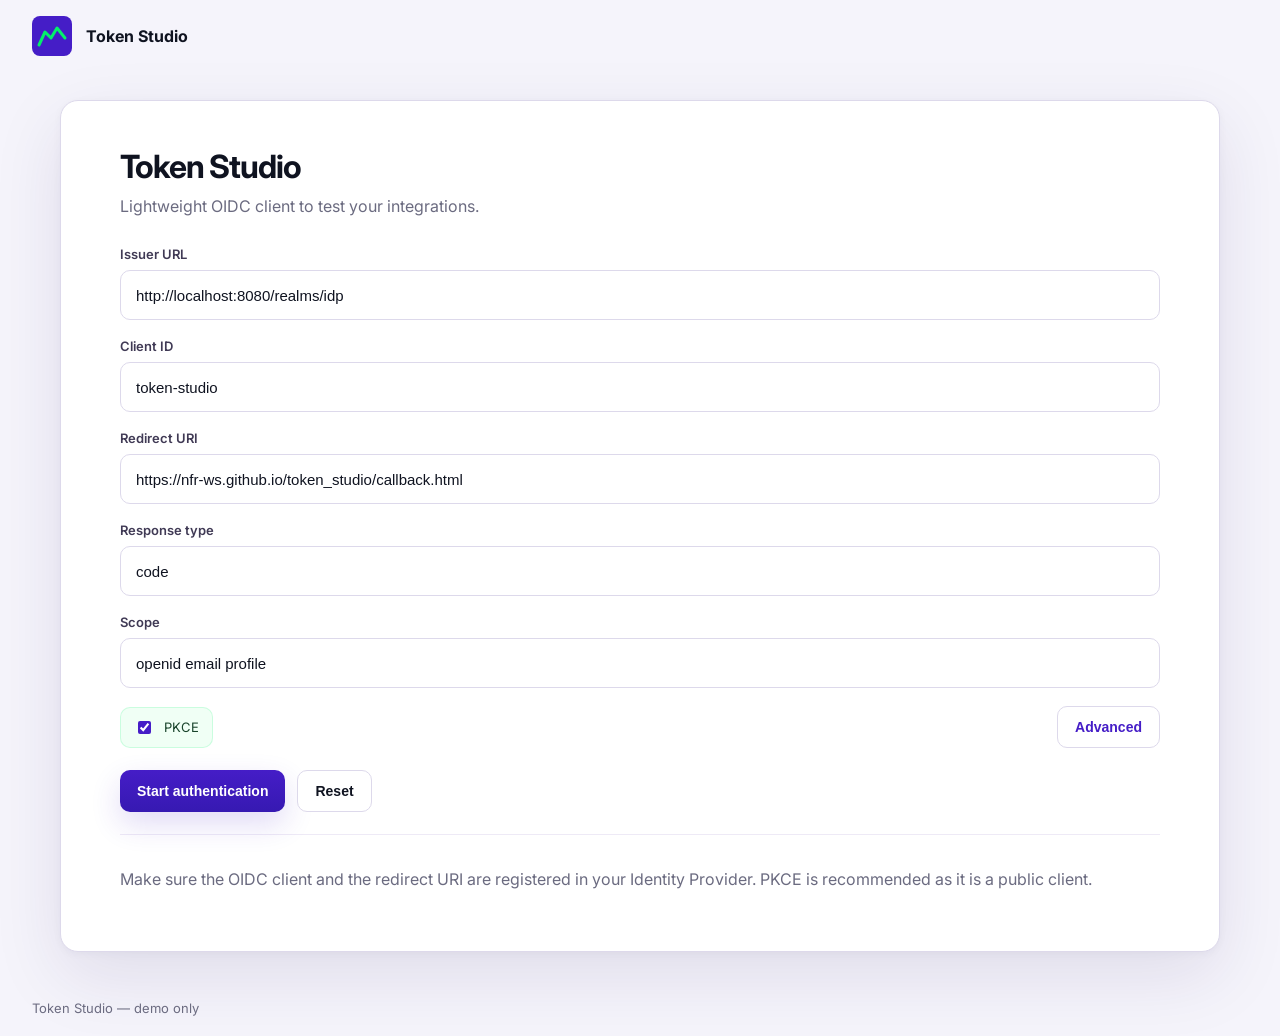
<file: docs/index.html>
<!doctype html>
<html lang="en">
<head>
  <meta charset="utf-8">
  <meta name="viewport" content="width=device-width,initial-scale=1">
  <title>Token Studio — OIDC Test App</title>
  <link rel="icon" href="/token_studio/favicon.svg" type="image/svg+xml">
  <link href="https://fonts.googleapis.com/css2?family=Inter:wght@400;600;700&display=swap" rel="stylesheet">
  <link rel="stylesheet" href="styles.css">
</head>
<body>
  <header class="header">
    <div class="container header-inner">
      <a class="brand" href="/token_studio/" aria-label="Token Studio">
        <svg width="40" height="40" viewBox="0 0 40 40" xmlns="http://www.w3.org/2000/svg" aria-hidden="true">
          <rect width="40" height="40" rx="8" fill="#451dc7" />
          <path d="M7 29 L13 16 L19 22 L25 12 L33 22" stroke="#04f06a" stroke-width="3" fill="none" stroke-linecap="round" stroke-linejoin="round" />
        </svg>
        <span class="brand-text">Token Studio</span>
      </a>
    </div>
  </header>

  <main class="container full-viewport">
    <section class="panel single">
      <div class="left">
        <h1>Token Studio</h1>
        <p class="lead">Lightweight OIDC client to test your integrations.</p>

        <form id="configForm" class="form" autocomplete="off">
          <div class="row">
            <label class="field full">
              <span class="label">Issuer URL</span>
              <input id="issuer" name="issuer" type="url" required value="http://localhost:8080/realms/idp">
            </label>
          </div>

          <div class="row">
            <label class="field full">
              <span class="label">Client ID</span>
              <input id="client_id" name="client_id" type="text" required value="token-studio">
            </label>
          </div>

          <div class="row">
            <label class="field full">
              <span class="label">Redirect URI</span>
              <input id="redirect_uri" name="redirect_uri" type="url" required value="https://nfr-ws.github.io/token_studio/callback.html">
            </label>
          </div>

          <div class="row">
            <label class="field full">
              <span class="label">Response type</span>
              <input id="response_type" name="response_type" type="text" value="code">
            </label>
          </div>

          <div class="row">
            <label class="field full">
              <span class="label">Scope</span>
              <input id="scope" name="scope" type="text" value="openid email profile">
            </label>
          </div>

          <div class="row small-row">
            <label class="checkbox"><input name="pkce" type="checkbox" checked> PKCE </label>
            <button type="button" id="advancedBtn" class="btn ghost">Advanced</button>
          </div>

          <div class="actions">
            <button type="submit" class="btn primary">Start authentication</button>
            <button type="button" id="resetBtn" class="btn outline">Reset</button>
          </div>
        </form>

        <div class="extra-note">
          <p class="muted">Make sure the OIDC client and the redirect URI are registered in your Identity Provider. PKCE is recommended as it is a public client.</p>
        </div>
      </div>
    </section>
  </main>

  <footer class="footer">
    <div class="container">Token Studio — demo only</div>
  </footer>

  <div id="advancedModal" class="modal" aria-hidden="true">
    <div class="modal-backdrop"></div>
    <div class="modal-panel" role="dialog" aria-modal="true">
      <header class="modal-header"><h3>Advanced parameters</h3><button id="closeAdvanced" class="close">✕</button></header>
      <div class="modal-body">
        <label class="field"><span class="label">ACR values</span><input name="acr_values" type="text"></label>
        <label class="field"><span class="label">Claims (JSON)</span><textarea name="claims" placeholder='{"id_token":{"auth_time":{"essential":true}}}'></textarea></label>
        <label class="field"><span class="label">Extra params (key=value per line)</span><textarea name="extra" placeholder="login_hint=user@example.com\nui_locales=en"></textarea></label>
      </div>
      <footer class="modal-footer"><button id="saveAdvanced" class="btn primary">Save</button><button id="cancelAdvanced" class="btn outline">Cancel</button></footer>
    </div>
  </div>

<script src="app.js"></script>
</body>
</html>
</file>
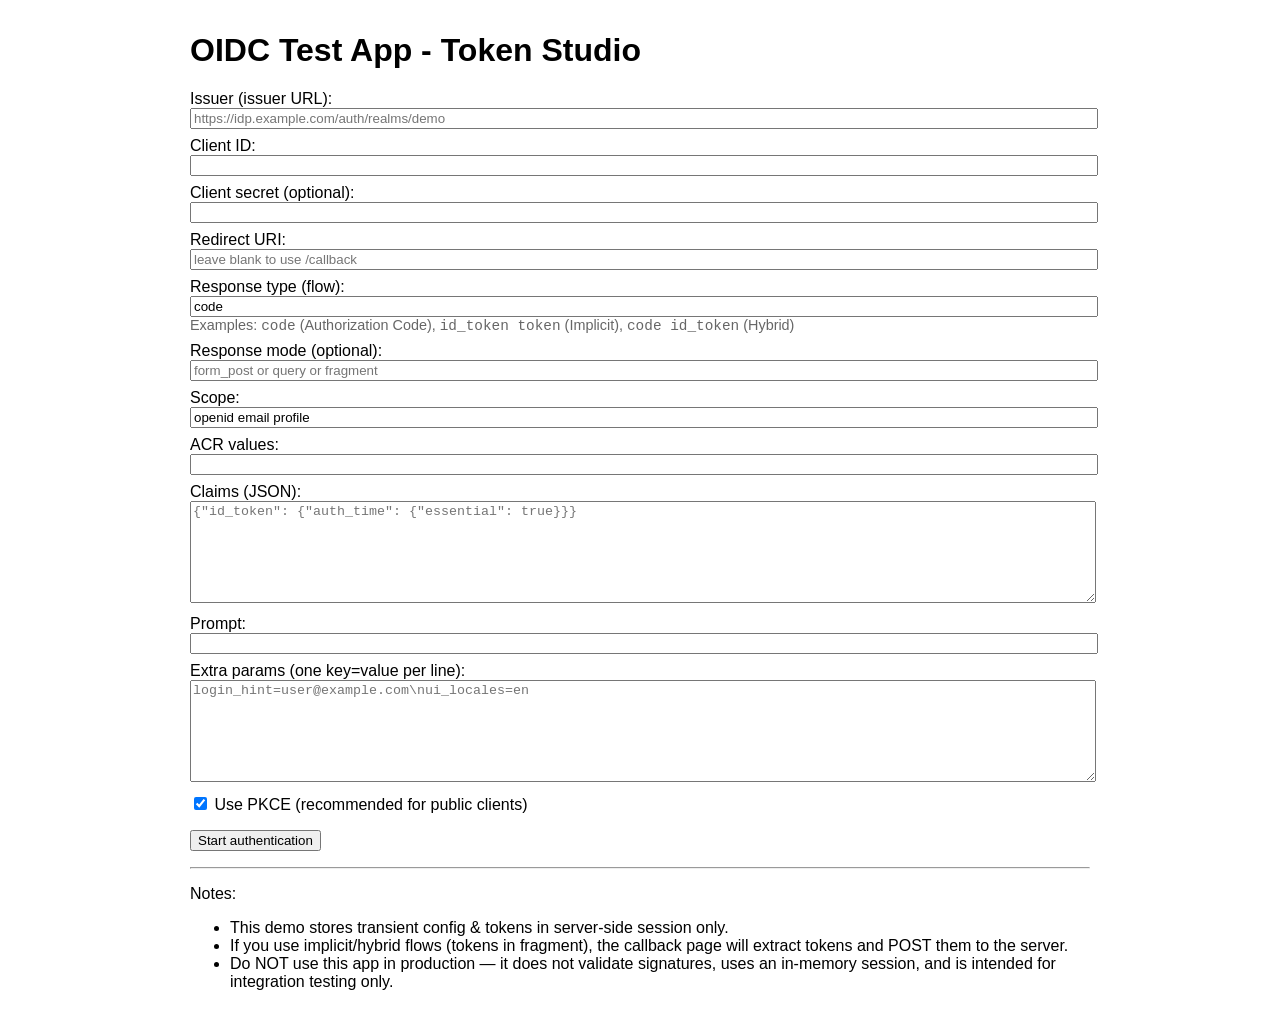
<file: templates/index.html>
<!doctype html>
<html>
<head>
  <meta charset="utf-8">
  <title>OIDC Test App - Token Studio</title>
  <style>
    body { font-family: Arial, sans-serif; max-width: 900px; margin: 2rem auto; }
    label { display:block; margin-top: 0.5rem }
    textarea { width: 100%; height: 6rem }
    input[type=text], input[type=url], input[type=password] { width: 100% }
    .hint { color: #666; font-size: 0.9rem }
  </style>
</head>
<body>
  <h1>OIDC Test App - Token Studio</h1>
  <form action="/start" method="post">
    <label>Issuer (issuer URL):
      <input type="url" name="issuer" required placeholder="https://idp.example.com/auth/realms/demo" />
    </label>
    <label>Client ID:
      <input type="text" name="client_id" required />
    </label>
    <label>Client secret (optional):
      <input type="password" name="client_secret" />
    </label>
    <label>Redirect URI:
      <input type="url" name="redirect_uri" placeholder="leave blank to use /callback" />
    </label>
    <label>Response type (flow):
      <input type="text" name="response_type" value="code" />
      <div class="hint">Examples: <code>code</code> (Authorization Code), <code>id_token token</code> (Implicit), <code>code id_token</code> (Hybrid)</div>
    </label>
    <label>Response mode (optional):
      <input type="text" name="response_mode" placeholder="form_post or query or fragment" />
    </label>
    <label>Scope:
      <input type="text" name="scope" value="openid email profile" />
    </label>
    <label>ACR values:
      <input type="text" name="acr_values" />
    </label>
    <label>Claims (JSON):
      <textarea name="claims" placeholder='{"id_token": {"auth_time": {"essential": true}}}'></textarea>
    </label>
    <label>Prompt:
      <input type="text" name="prompt" />
    </label>
    <label>Extra params (one key=value per line):
      <textarea name="extra" placeholder="login_hint=user@example.com\nui_locales=en"></textarea>
    </label>
    <label><input type="checkbox" name="pkce" checked /> Use PKCE (recommended for public clients)</label>
    <p>
      <button type="submit">Start authentication</button>
    </p>
  </form>

  <hr/>
  <p>Notes:
    <ul>
      <li>This demo stores transient config & tokens in server-side session only.</li>
      <li>If you use implicit/hybrid flows (tokens in fragment), the callback page will extract tokens and POST them to the server.</li>
      <li>Do NOT use this app in production — it does not validate signatures, uses an in-memory session, and is intended for integration testing only.</li>
    </ul>
  </p>
</body>
</html>
</file>
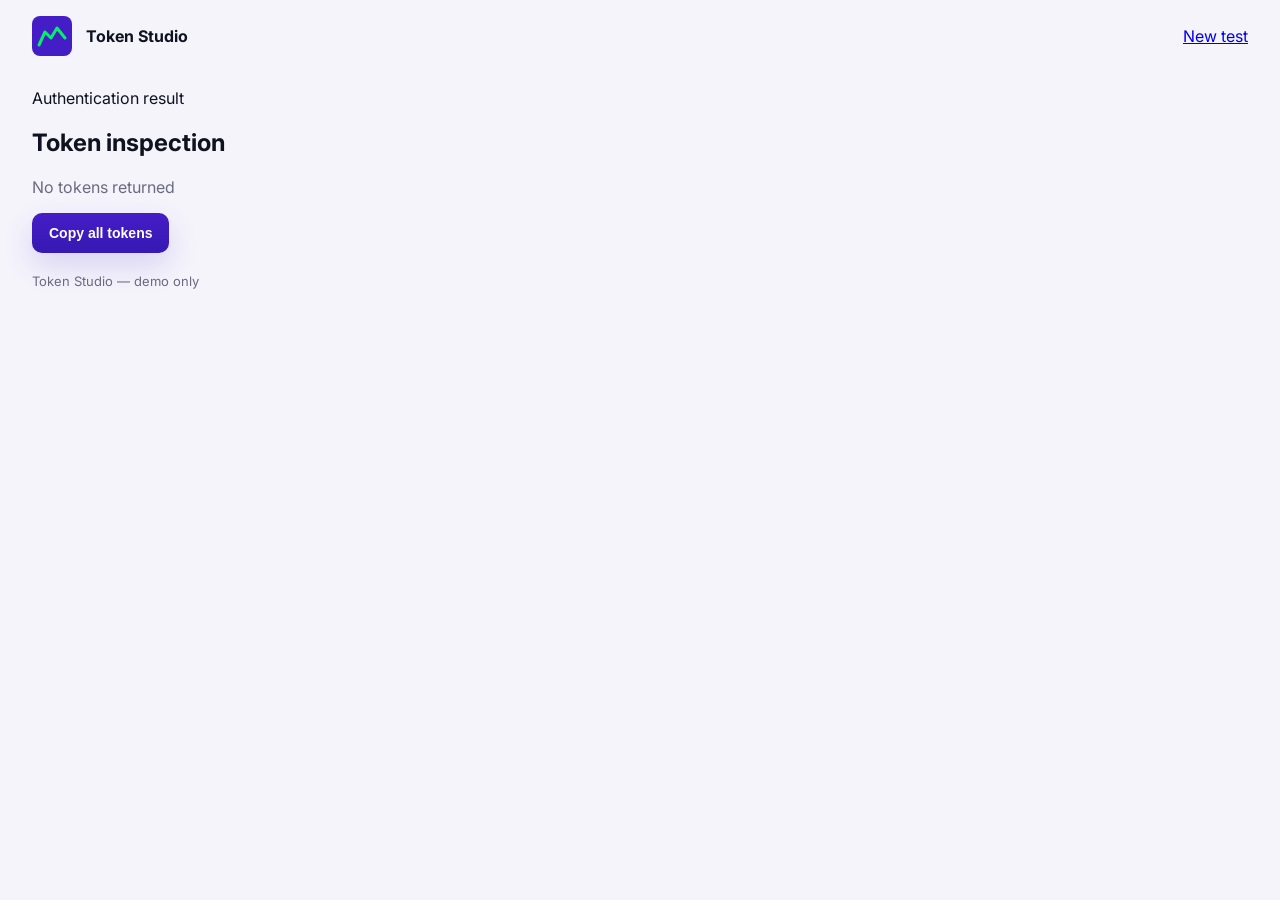
<file: docs/callback.html>
<!doctype html>
<html lang="fr">
<head>
  <meta charset="utf-8">
  <meta name="viewport" content="width=device-width,initial-scale=1">
  <title>Token Studio — Results</title>
  <link rel="icon" href="/token_studio/favicon.svg" type="image/svg+xml">
  <link href="https://fonts.googleapis.com/css2?family=Inter:wght@400;600;700&display=swap" rel="stylesheet">
  <link rel="stylesheet" href="styles.css">
</head>
<body>
  <header class="header">
    <div class="container header-inner">
      <a class="brand" href="/token_studio/">
        <svg width="40" height="40" viewBox="0 0 40 40" xmlns="http://www.w3.org/2000/svg" aria-hidden="true">
          <rect width="40" height="40" rx="8" fill="#451dc7" />
          <path d="M7 29 L13 16 L19 22 L25 12 L33 22" stroke="#04f06a" stroke-width="3" fill="none" stroke-linecap="round" stroke-linejoin="round" />
        </svg>
        <span class="brand-text">Token Studio</span>
      </a>
      <div class="header-links"><a class="link-muted" href="/token_studio/">New test</a></div>
    </div>
  </header>

  <main class="container result-full">
    <section class="results-panel">
      <div class="results-head">
        <div>
          <p class="eyebrow">Authentication result</p>
          <h1>Token inspection</h1>
          <p id="status" class="muted">Processing response…</p>
        </div>
        <div class="results-actions">
          <button id="copyAll" class="btn primary">Copy all tokens</button>
        </div>
      </div>

      <div id="tokens" class="three-cols" hidden>
        <div class="token-block">
          <div class="token-head"><h3>Access token</h3><button class="copy-btn" data-target="access_token_content">Copy</button></div>
          <div id="access_token_content" class="token-area"></div>
        </div>

        <div class="token-block">
          <div class="token-head"><h3>ID token</h3><button class="copy-btn" data-target="id_token_content">Copy</button></div>
          <div id="id_token_content" class="token-area"></div>
        </div>
        
        <div class="token-block">
          <div class="token-head"><h3>Refresh token</h3><button class="copy-btn" data-target="refresh_token_content">Copy</button></div>
          <div id="refresh_token_content" class="token-area"></div>
        </div>
      </div>

    </section>
  </main>

  <footer class="footer"><div class="container">Token Studio — demo only</div></footer>
<script src="app.js"></script>
</body>
</html>
</file>
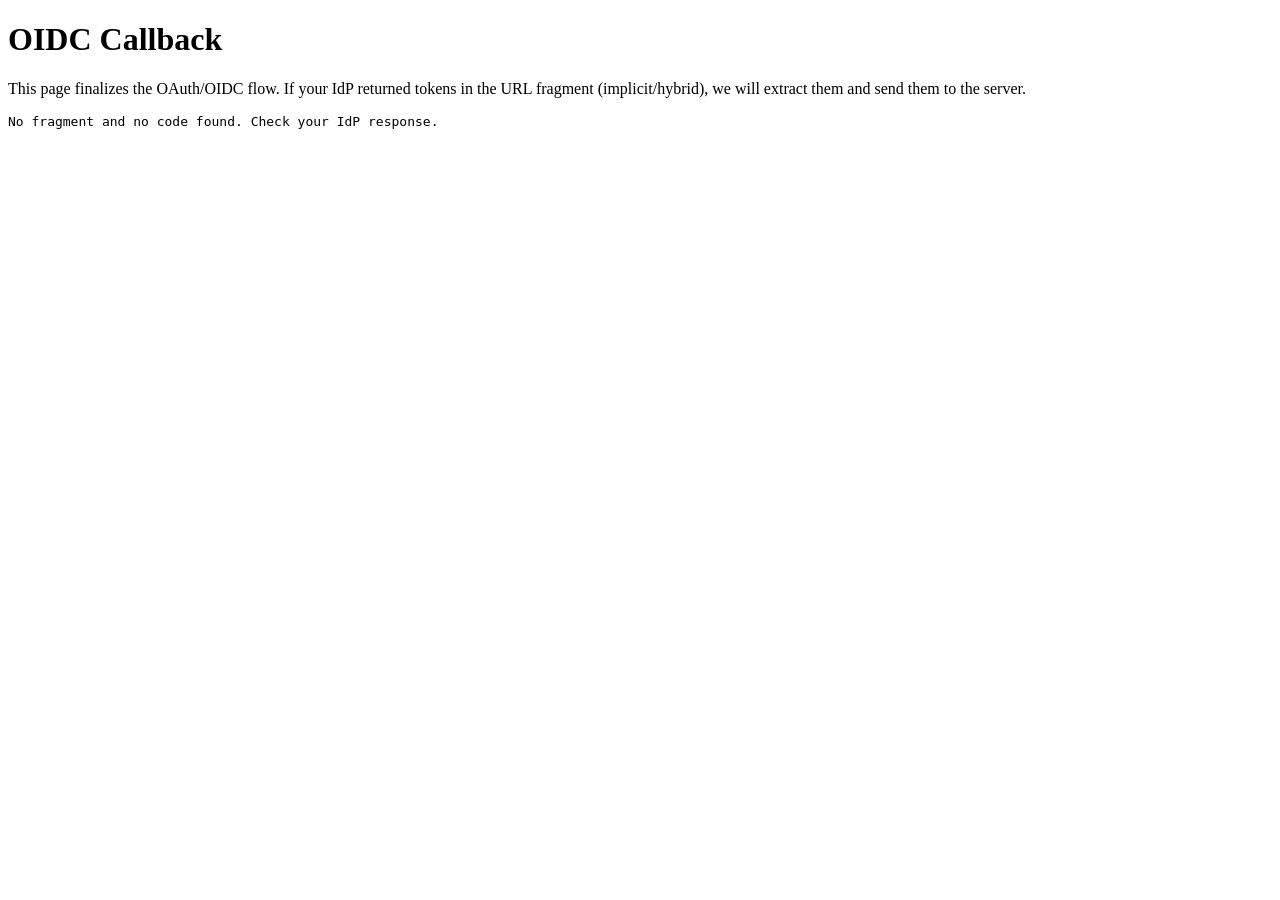
<file: templates/callback_fragment.html>
<!doctype html>
<html>
<head>
  <meta charset="utf-8">
  <title>OIDC Callback - Token Studio</title>
</head>
<body>
  <h1>OIDC Callback</h1>
  <p>This page finalizes the OAuth/OIDC flow. If your IdP returned tokens in the URL fragment (implicit/hybrid), we will extract them and send them to the server.</p>
  <pre id="status">Waiting...</pre>

  <script>
    function parseFragment(hash) {
      if (!hash) return {};
      if (hash[0] === '#') hash = hash.substr(1);
      const params = {};
      hash.split('&').forEach(function(pair) {
        const parts = pair.split('=');
        const key = decodeURIComponent(parts[0]);
        const value = parts.slice(1).join('=');
        params[key] = decodeURIComponent(value || '');
      });
      return params;
    }

    (function(){
      const frag = parseFragment(window.location.hash);
      if (Object.keys(frag).length > 0) {
        document.getElementById('status').textContent = 'Found tokens in fragment, posting to server...';
        fetch('/fragment', {
          method: 'POST',
          headers: { 'Content-Type': 'application/json' },
          body: JSON.stringify(frag)
        }).then(function(resp){
          return resp.json();
        }).then(function(data){
          document.getElementById('status').textContent = 'Server acknowledged tokens; you can view them at /tokens';
          // Optionally redirect to /tokens
          window.location = '/tokens';
        }).catch(function(err){
          document.getElementById('status').textContent = 'Failed to post fragment: ' + err;
        });
      } else {
        // If there is a code in query params, redirect to /tokens which will trigger exchange
        const qp = new URLSearchParams(window.location.search);
        if (qp.get('code')) {
          document.getElementById('status').textContent = 'Authorization code present; finishing on server...';
          window.location = '/tokens' + window.location.search;
        } else {
          document.getElementById('status').textContent = 'No fragment and no code found. Check your IdP response.';
        }
      }
    })();
  </script>
</body>
</html>
</file>
<file: docs/styles.css>
/* Main page — enlarged, centered and clearly delineated workspace */
:root{--primary:#451dc7;--accent:#04f06a;--bg:#f5f4fb;--card:#ffffff;--muted:#6b6b80;--ink:#0f1320;--line:#ddd9eb;--radius:14px}
*{box-sizing:border-box}html,body{height:100%;margin:0;font-family:Inter,system-ui,Segoe UI,Roboto,Helvetica,Arial;color:var(--ink);background:var(--bg)}
.container{width:min(1440px,calc(100% - 64px));margin:0 auto}
.header{height:72px;display:flex;align-items:center;background:transparent}
.header-inner{display:flex;align-items:center;justify-content:space-between}
.brand{display:flex;align-items:center;gap:14px;text-decoration:none;color:var(--ink);font-weight:700}
.brand-text{font-size:16px}
.full-viewport{min-height:calc(100vh - 128px);display:flex;align-items:center;justify-content:center;padding:28px 0}
.panel.single{background:var(--card);border:1px solid var(--line);border-radius:18px;box-shadow:0 24px 70px rgba(35,24,85,.10),0 2px 8px rgba(35,24,85,.04);width:min(1160px,100%);padding:46px 56px;margin:0 auto}
.left{width:100%;max-width:1040px;margin:0 auto}
.left h1{margin:0 0 8px;font-size:32px;letter-spacing:-.035em}
.lead{color:var(--muted);margin:0;font-size:16px;line-height:1.5}
.form{margin-top:28px;width:100%}
.row{display:flex;gap:18px;width:100%;margin-bottom:18px}
.field{display:flex;flex-direction:column;width:100%;min-width:0}
.label{font-size:13px;font-weight:600;margin-bottom:8px;color:#403a55}
.field input,.field textarea{display:block;width:100%;border:1px solid var(--line);border-radius:10px;padding:14px 15px;font-size:15px;line-height:1.35;background:#fff;color:var(--ink);outline:none;transition:border-color .18s,box-shadow .18s}
.field input{height:50px}
.field textarea{min-height:92px;resize:vertical}
.field input:focus,.field textarea:focus{border-color:var(--primary);box-shadow:0 0 0 4px rgba(69,29,199,.10)}
.small-row{display:flex;align-items:center;justify-content:space-between;margin:2px 0 0}
.checkbox{display:flex;align-items:center;gap:10px;color:#19442b;background:#f0fff5;padding:10px 13px;border-radius:10px;border:1px solid rgba(4,240,106,.16);font-size:13px}
.checkbox input{accent-color:var(--primary)}
.btn{border-radius:10px;padding:12px 17px;border:0;cursor:pointer;font-weight:600;font-size:14px;transition:transform .18s,box-shadow .18s}
.btn:hover{transform:translateY(-1px)}
.btn.primary{background:linear-gradient(180deg,var(--primary),#3619b2);color:#fff;box-shadow:0 12px 30px rgba(69,29,199,.16)}
.btn.ghost{background:#fff;border:1px solid var(--line);color:var(--primary)}
.btn.outline{background:#fff;border:1px solid var(--line);color:var(--ink)}
.actions{display:flex;gap:12px;margin-top:22px}
.extra-note{margin-top:22px;padding-top:18px;border-top:1px solid #eeeaf6}
.muted{color:var(--muted)}
.footer{height:56px;display:flex;align-items:center;color:var(--muted);font-size:13px}

/* Advanced modal */
.modal{position:fixed;inset:0;display:none;align-items:center;justify-content:center;z-index:10}
.modal[aria-hidden="false"]{display:flex}
.modal-backdrop{position:absolute;inset:0;background:rgba(10,10,20,.45)}
.modal-panel{position:relative;background:var(--card);border-radius:14px;padding:22px;width:min(760px,calc(100% - 48px));box-shadow:0 26px 64px rgba(8,6,23,.28);border:1px solid var(--line)}
.modal-header{display:flex;align-items:center;justify-content:space-between}
.modal-body{display:grid;grid-template-columns:1fr 1fr;gap:14px;margin-top:16px}
.modal-footer{display:flex;justify-content:flex-end;gap:10px;margin-top:16px}
.close{background:transparent;border:0;font-size:16px;cursor:pointer}

@media(max-width:980px){
  .container{width:calc(100% - 32px)}
  .full-viewport{padding:18px 0;align-items:flex-start}
  .panel.single{padding:26px 20px}
  .row{flex-direction:column;gap:14px;margin-bottom:14px}
  .modal-body{grid-template-columns:1fr}
}
</file>
